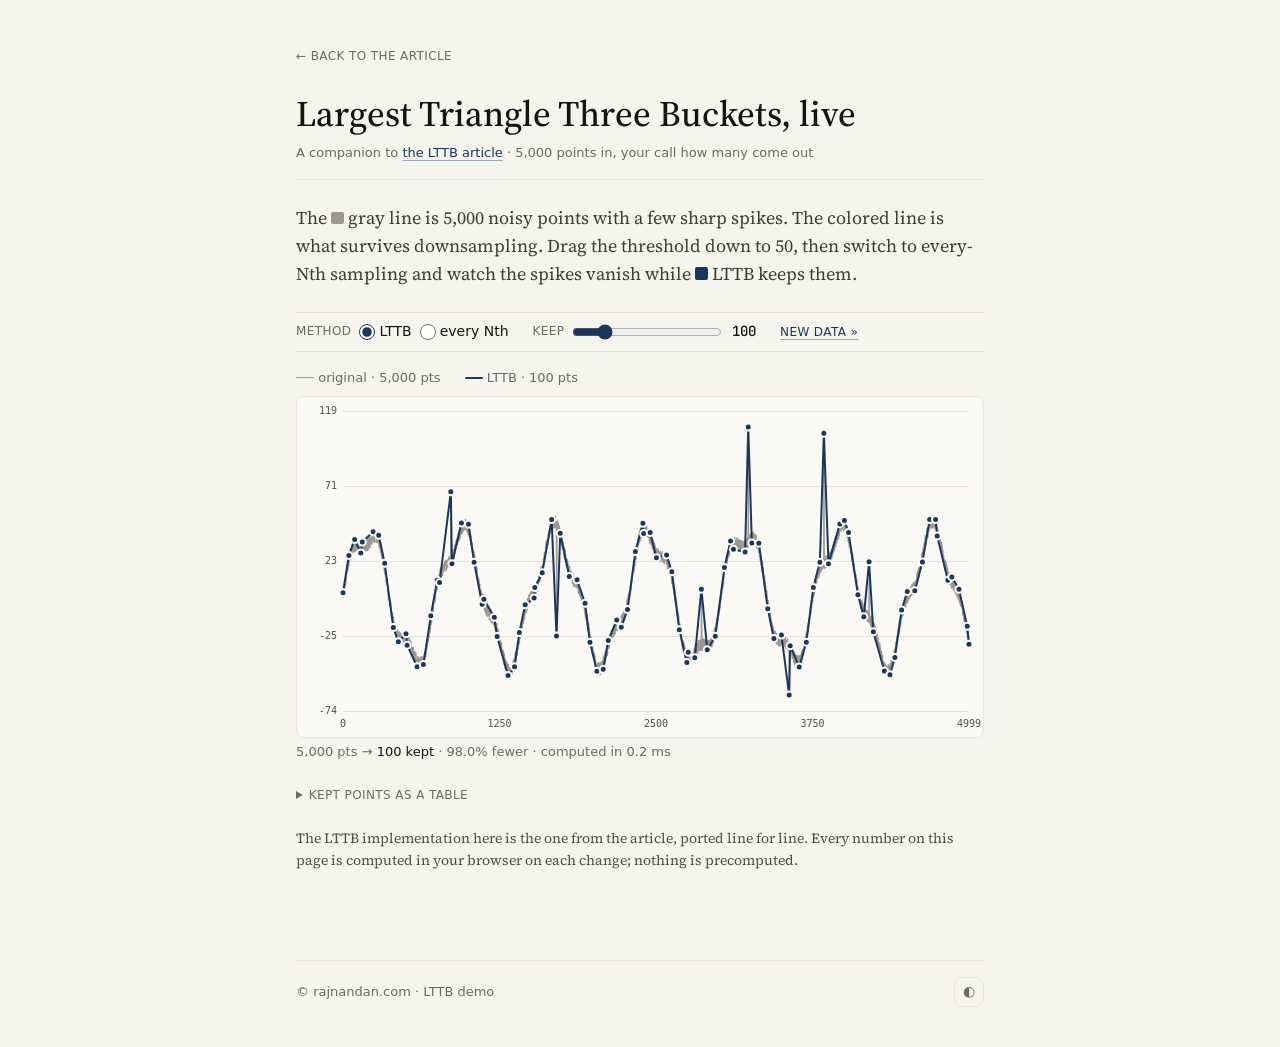
<file: static/demos/lttb/index.html>
<!doctype html>
<html lang="en">
<head>
<meta charset="utf-8" />
<meta name="viewport" content="width=device-width, initial-scale=1" />
<title>LTTB, live — Largest Triangle Three Buckets demo</title>
<meta name="description" content="Interactive demo of the Largest Triangle Three Buckets downsampling algorithm. Drag the threshold, switch methods, watch which points survive." />
<link rel="icon" href="/img/favicon-32x32.png" />
<script>
    // Match the blog's theme before first paint. Serene keeps "dark"/"light"
    // under "theme" in sessionStorage, not localStorage.
    (function () {
        var t = null;
        try { t = sessionStorage.getItem("theme"); } catch (e) {}
        if (!t) t = matchMedia("(prefers-color-scheme: dark)").matches ? "dark" : "light";
        if (t === "dark") document.documentElement.classList.add("dark");
    })();
</script>
<link rel="preconnect" href="https://fonts.googleapis.com" />
<link rel="preconnect" href="https://fonts.gstatic.com" crossorigin />
<link
    href="https://fonts.googleapis.com/css2?family=JetBrains+Mono:wght@400..500&family=Source+Serif+4:ital,opsz,wght@0,8..60,400..500;1,8..60,400&display=swap"
    rel="stylesheet"
/>
<style>
    /* LTTB demo · design system: Kami (紙) — see /design.md.
     * Warm parchment, one ink-blue accent, one serif, flat surfaces.
     * Chart series follow Kami's data palette: primary #1b365d, secondary
     * #504e49, context warm gray. Canvas reads the --chart-* vars directly. */

    :root {
        --color-bg: #f5f4ed;
        --color-surface: #faf9f5;
        --color-control: #e8e6dc;
        --color-text: #141413;
        --color-text-2: #3d3d3a;
        --color-text-3: #504e49;
        --color-text-4: #6b6a64;
        --color-border: #e8e6dc;
        --color-border-soft: #e5e3d8;
        --color-brand: #1b365d;
        --color-brand-hover: #2d5a8a;

        /* chart series — hex so canvas can read them */
        --chart-context: #9d9790;  /* original signal · warm gray */
        --chart-lttb: #1b365d;     /* LTTB · Kami primary series */
        --chart-nth: #504e49;      /* every-Nth · Kami secondary series */
        --chart-label: #504e49;    /* axis ticks · 7.5:1 on chart paper */
        --chart-grid: #e5e3d8;
        --chart-paper: #faf9f5;

        --font-serif:
            "Source Serif 4", Charter, Georgia, Palatino, "Times New Roman", serif;
        --font-ui: system-ui, -apple-system, "Segoe UI", Helvetica, Arial, sans-serif;
        --font-mono:
            "JetBrains Mono", "SF Mono", "Fira Code", Consolas, Monaco, monospace;

        --text-label: 12px;
        --text-meta: 13px;
        --text-small: 14px;
        --text-h1: clamp(30px, 5vw, 36px);

        --space-xs: 4px;
        --space-sm: 8px;
        --space-md: 16px;
        --space-lg: 24px;
        --space-xl: 40px;
        --space-2xl: 64px;

        --radius-sm: 2px;
        --radius-lg: 8px;
        --dur: 150ms;
        --main-max-width: 720px;
    }

    .dark {
        --color-bg: #141413;
        --color-surface: #1c1b19;
        --color-control: #30302e;
        --color-text: #faf9f5;
        --color-text-2: #d4d1c8;
        --color-text-3: #b0aea5;
        --color-text-4: #8f8d85;
        --color-border: #302f2b;
        --color-border-soft: #262521;
        --color-brand: #7fa6ce;
        --color-brand-hover: #a3c1e0;

        --chart-context: #625d56;
        --chart-lttb: #7fa6ce;
        --chart-nth: #b0aea5;
        --chart-label: #b0aea5;
        --chart-grid: #302f2b;
        --chart-paper: #1c1b19;
    }

    * { box-sizing: border-box; margin: 0; }
    html, body { overflow-x: clip; }
    html { color-scheme: light dark; }
    body {
        background: var(--color-bg);
        color: var(--color-text);
        font-family: var(--font-serif);
        font-size: 18px;
        line-height: 1.55;
        letter-spacing: 0;
        font-synthesis-weight: none;
        -webkit-font-smoothing: antialiased;
        transition: background var(--dur) ease, color var(--dur) ease;
    }

    main {
        max-width: var(--main-max-width);
        margin: 0 auto;
        padding: var(--space-xl) var(--space-md) var(--space-lg);
    }

    /* body links carry an underline: ink blue on near-black is 1.5:1, under
     * the 3:1 a colour-only affordance needs */
    a {
        color: var(--color-brand);
        text-decoration: underline;
        text-decoration-color: color-mix(in srgb, var(--color-brand) 40%, transparent);
        text-underline-offset: 3px;
        text-decoration-thickness: 1px;
    }
    @media (hover: hover) {
        a:hover { color: var(--color-brand-hover); text-decoration-color: currentColor; }
    }
    :focus-visible { outline: 2px solid var(--color-brand); outline-offset: 3px; }

    /* — chrome: uppercase overlines in the UI sans, never mono — */
    .backlink, .dateline, .controls .lbl, details.tableview summary,
    .tablewrap th, footer, button.textlink {
        font-family: var(--font-ui);
        font-size: var(--text-label);
        font-weight: 500;
        letter-spacing: 0.4px;
        text-transform: uppercase;
    }

    .backlink { color: var(--color-text-4); text-decoration: none; }
    @media (hover: hover) { .backlink:hover { color: var(--color-brand); } }

    header.masthead {
        margin-top: var(--space-lg);
        border-bottom: 1px solid var(--color-border);
        padding-bottom: var(--space-md);
    }
    h1 {
        font-family: var(--font-serif);
        font-weight: 500;
        font-style: normal;
        font-size: var(--text-h1);
        line-height: 1.2;
        letter-spacing: 0;
        overflow-wrap: break-word;
        min-width: 0;
    }
    .dateline {
        color: var(--color-text-4);
        margin-top: var(--space-sm);
        text-transform: none;
        letter-spacing: 0;
        font-size: var(--text-meta);
    }

    .lede { margin-top: var(--space-lg); color: var(--color-text-2); }
    .lede .swatch {
        display: inline-block; width: 0.7em; height: 0.7em;
        border-radius: var(--radius-sm); vertical-align: baseline;
    }

    /* — controls — */
    .controls {
        margin-top: var(--space-lg);
        border-top: 1px solid var(--color-border-soft);
        border-bottom: 1px solid var(--color-border-soft);
        padding: var(--space-sm) 0;
        display: flex;
        flex-wrap: wrap;
        align-items: center;
        gap: var(--space-sm) var(--space-lg);
        font-family: var(--font-ui);
        font-size: var(--text-small);
    }
    .controls .group { display: flex; align-items: center; gap: var(--space-sm); min-width: 0; }
    .controls .lbl { color: var(--color-text-4); }
    .controls label.opt { display: inline-flex; align-items: center; gap: var(--space-xs); cursor: pointer; }
    input[type="radio"] { accent-color: var(--color-brand); width: 1rem; height: 1rem; margin: 0; cursor: pointer; }
    input[type="range"] { accent-color: var(--color-brand); width: 150px; max-width: 38vw; margin: 0; cursor: pointer; }
    input[type="radio"]:disabled, input[type="range"]:disabled { cursor: not-allowed; opacity: 0.45; }
    #thVal {
        min-width: 3.2ch; text-align: right; font-weight: 500;
        font-family: var(--font-mono); font-variant-numeric: lining-nums tabular-nums;
    }

    button.textlink {
        background: none; border: none; padding: 0; cursor: pointer;
        color: var(--color-brand);
        text-decoration: underline;
        text-decoration-color: color-mix(in srgb, var(--color-brand) 40%, transparent);
        text-underline-offset: 3px; text-decoration-thickness: 1px;
    }
    @media (hover: hover) {
        button.textlink:hover { color: var(--color-brand-hover); text-decoration-color: currentColor; }
    }
    button.textlink:disabled {
        color: var(--color-text-4);
        text-decoration-color: var(--color-text-4);
        cursor: not-allowed;
    }

    /* — legend + stats — */
    .legend {
        display: flex; flex-wrap: wrap;
        gap: var(--space-xs) var(--space-lg);
        margin-top: var(--space-md);
        font-family: var(--font-ui); font-size: var(--text-meta);
        color: var(--color-text-4);
    }
    .legend .key { display: inline-flex; align-items: center; gap: var(--space-xs); }
    .legend .line { display: inline-block; width: 1.4em; height: 0; border-top: 2px solid; border-radius: 1px; }
    .legend .line.thin { border-top-width: 1.5px; }
    .stats {
        margin-top: var(--space-xs);
        font-family: var(--font-ui); font-size: var(--text-meta);
        font-variant-numeric: lining-nums tabular-nums;
        color: var(--color-text-4);
    }
    .stats strong { color: var(--color-text); font-weight: 500; }

    /* — chart — */
    figure.chart {
        margin: var(--space-sm) 0 0; position: relative;
        border: 1px solid var(--color-border);
        border-radius: var(--radius-lg);
        background: var(--chart-paper);
    }
    #chart { display: block; width: 100%; height: 340px; border-radius: var(--radius-lg); touch-action: pan-y; }
    #tooltip {
        position: absolute; pointer-events: none; display: none;
        background: var(--color-surface);
        border: 1px solid var(--color-border);
        border-radius: var(--radius-lg);
        padding: var(--space-xs) var(--space-sm);
        font-family: var(--font-mono); font-size: var(--text-label); line-height: 1.5;
        font-variant-numeric: lining-nums tabular-nums;
        color: var(--color-text); white-space: nowrap;
    }
    #tooltip .tt-kept { font-weight: 500; }

    /* — table view — */
    details.tableview { margin-top: var(--space-lg); }
    details.tableview summary { cursor: pointer; color: var(--color-text-4); }
    @media (hover: hover) { details.tableview summary:hover { color: var(--color-brand); } }
    .tablewrap {
        max-height: 300px; overflow: auto; margin-top: var(--space-sm);
        border: 1px solid var(--color-border); border-radius: var(--radius-lg);
    }
    .tablewrap table { border-collapse: collapse; width: 100%; }
    .tablewrap th, .tablewrap td {
        text-align: right; padding: var(--space-xs) var(--space-md);
        border-bottom: 1px solid var(--color-border-soft); font-weight: 400;
    }
    .tablewrap td {
        font-family: var(--font-mono); font-size: var(--text-meta);
        font-variant-numeric: lining-nums tabular-nums;
    }
    .tablewrap th {
        position: sticky; top: 0;
        background: var(--color-bg);
        color: var(--color-text-4);
        border-bottom: 1px solid var(--color-border);
    }

    .note { margin-top: var(--space-lg); font-size: var(--text-small); color: var(--color-text-3); }

    /* — footer — */
    footer {
        /* inset to main's content edge so the closing rule shares the
         * same left and right edge as every other rule on the page */
        max-width: calc(var(--main-max-width) - 2 * var(--space-md));
        margin: var(--space-2xl) auto 0;
        padding: var(--space-md) 0 var(--space-xl);
        border-top: 1px solid var(--color-border);
        display: flex; align-items: center; justify-content: space-between; gap: var(--space-md);
        color: var(--color-text-4);
        text-transform: none;
        letter-spacing: 0;
        font-size: var(--text-meta);
    }
    footer a { color: var(--color-text-4); text-decoration: none; }
    @media (hover: hover) { footer a:hover { color: var(--color-brand); } }
    #themeToggle {
        width: 1.9rem; height: 1.9rem; flex: none;
        background: none;
        border: 1px solid var(--color-border);
        border-radius: var(--radius-lg);
        color: var(--color-text-4); font-size: 0.85rem; line-height: 1; cursor: pointer;
        transition: color var(--dur) ease, border-color var(--dur) ease;
    }
    @media (hover: hover) {
        #themeToggle:hover { color: var(--color-brand); border-color: var(--color-brand); }
    }

    @media (prefers-reduced-motion: reduce) {
        * { transition-duration: 0ms !important; animation: none !important; }
    }

    @media (max-width: 480px) {
        body { font-size: 16px; }
        #chart { height: 260px; }
        .controls { gap: var(--space-sm) var(--space-md); }
    }
</style>
</head>
<body>
<main>
    <a class="backlink" href="/posts/largest-triangle-three-buckets-downsampling/">&larr; Back to the article</a>

    <header class="masthead">
        <h1>Largest Triangle Three Buckets, live</h1>
        <p class="dateline">A companion to <a href="/posts/largest-triangle-three-buckets-downsampling/">the LTTB article</a> &middot; 5,000 points in, your call how many come out</p>
    </header>

    <p class="lede">The <span class="swatch" aria-hidden="true" style="background: var(--chart-context)"></span> gray line is 5,000 noisy points with a few sharp spikes. The colored line is what survives downsampling. Drag the threshold down to 50, then switch to every-Nth sampling and watch the spikes vanish while <span class="swatch" aria-hidden="true" style="background: var(--chart-lttb)"></span> LTTB keeps them.</p>

    <div class="controls" role="group" aria-label="Downsampling controls">
        <div class="group" role="radiogroup" aria-label="Method">
            <span class="lbl" id="methodLbl">Method</span>
            <label class="opt"><input type="radio" name="method" value="lttb" checked /> LTTB</label>
            <label class="opt"><input type="radio" name="method" value="nth" /> every&nbsp;Nth</label>
        </div>
        <div class="group">
            <label class="lbl" for="threshold">Keep</label>
            <input type="range" id="threshold" min="10" max="500" step="10" value="100" />
            <span id="thVal" aria-hidden="true">100</span>
        </div>
        <button class="textlink" id="regen" type="button">new data &raquo;</button>
    </div>

    <div class="legend" aria-hidden="true">
        <span class="key"><span class="line thin" style="border-color: var(--chart-context)"></span> original &middot; 5,000 pts</span>
        <span class="key" id="legendMethod"><span class="line" style="border-color: var(--chart-lttb)"></span> <span id="legendLabel">LTTB</span> &middot; <span id="legendCount">100</span> pts</span>
    </div>

    <figure class="chart">
        <canvas id="chart" role="img" aria-label="Line chart comparing the original series with its downsampled version"></canvas>
        <div id="tooltip"></div>
    </figure>
    <p class="stats" id="stats" aria-live="polite"></p>

    <details class="tableview">
        <summary>Kept points as a table</summary>
        <div class="tablewrap" tabindex="0">
            <table id="pointTable">
                <thead><tr><th scope="col">x (index)</th><th scope="col">y (value)</th></tr></thead>
                <tbody></tbody>
            </table>
        </div>
    </details>

    <p class="note">The LTTB implementation here is the one from the article, ported line for line. Every number on this page is computed in your browser on each change; nothing is precomputed.</p>
</main>

<footer>
    <span>&copy; <a href="/">rajnandan.com</a> &middot; LTTB demo</span>
    <button id="themeToggle" type="button" aria-label="Toggle dark mode">&#9680;</button>
</footer>

<script>
"use strict";

/* ------------------------------ algorithms ------------------------------ */

// Ported from the article's TypeScript, types dropped.
function largestTriangleThreeBuckets(data, threshold) {
    const dataLength = data.length;
    if (threshold >= dataLength) return data;
    if (threshold <= 2) return [data[0], data[dataLength - 1]];

    const sampled = [data[0]];
    const bucketSize = (dataLength - 2) / (threshold - 2);
    let a = 0;

    for (let i = 0; i < threshold - 2; i++) {
        let avgX = 0, avgY = 0;
        const avgRangeStart = Math.floor((i + 1) * bucketSize) + 1;
        const avgRangeEnd = Math.min(Math.floor((i + 2) * bucketSize) + 1, dataLength);
        const avgRangeLength = avgRangeEnd - avgRangeStart;
        for (let j = avgRangeStart; j < avgRangeEnd; j++) {
            avgX += data[j].x;
            avgY += data[j].y;
        }
        avgX /= avgRangeLength;
        avgY /= avgRangeLength;

        const rangeStart = Math.floor(i * bucketSize) + 1;
        const rangeEnd = Math.floor((i + 1) * bucketSize) + 1;
        const pointA = data[a];

        let maxArea = -1, maxAreaPoint = 0;
        for (let j = rangeStart; j < rangeEnd; j++) {
            const area = Math.abs(
                (pointA.x - avgX) * (data[j].y - pointA.y) -
                (pointA.x - data[j].x) * (avgY - pointA.y)
            ) * 0.5;
            if (area > maxArea) { maxArea = area; maxAreaPoint = j; }
        }
        sampled.push(data[maxAreaPoint]);
        a = maxAreaPoint;
    }
    sampled.push(data[dataLength - 1]);
    return sampled;
}

function everyNth(data, threshold) {
    const step = Math.ceil(data.length / threshold);
    const out = [];
    for (let i = 0; i < data.length; i += step) out.push(data[i]);
    if (out[out.length - 1] !== data[data.length - 1]) out.push(data[data.length - 1]);
    return out;
}

/* ------------------------------ data ------------------------------ */

function mulberry32(seed) {
    return function () {
        seed |= 0; seed = (seed + 0x6d2b79f5) | 0;
        let t = Math.imul(seed ^ (seed >>> 15), 1 | seed);
        t = (t + Math.imul(t ^ (t >>> 7), 61 | t)) ^ t;
        return ((t ^ (t >>> 14)) >>> 0) / 4294967296;
    };
}

const N = 5000;
function generate(seed) {
    const rnd = mulberry32(seed);
    const data = new Array(N);
    for (let i = 0; i < N; i++) {
        const y = Math.sin(i / 120) * 40 + Math.sin(i / 37) * 8 + (rnd() - 0.5) * 8;
        data[i] = { x: i, y };
    }
    // a handful of sharp spikes — the anomalies a dashboard must not hide
    const spikes = 7;
    for (let s = 0; s < spikes; s++) {
        const at = 100 + Math.floor(rnd() * (N - 200));
        const height = (30 + rnd() * 55) * (rnd() < 0.5 ? -1 : 1);
        const width = 2 + Math.floor(rnd() * 3);
        for (let w = 0; w < width; w++) {
            data[at + w].y += height * (1 - w / width);
        }
    }
    return data;
}

/* ------------------------------ state ------------------------------ */

let seed = 1923;                 // fixed first paint; "new data" reseeds
let data = generate(seed);
let method = "lttb";
let threshold = 100;
let sampled = [];
let computeMs = 0;

function resample() {
    const t0 = performance.now();
    sampled = method === "lttb"
        ? largestTriangleThreeBuckets(data, threshold)
        : everyNth(data, threshold);
    computeMs = performance.now() - t0;
}

/* ------------------------------ chart ------------------------------ */

const canvas = document.getElementById("chart");
const ctx = canvas.getContext("2d");
const tooltip = document.getElementById("tooltip");
const PAD = { top: 14, right: 14, bottom: 26, left: 46 };

function cssVar(name) {
    return getComputedStyle(document.documentElement).getPropertyValue(name).trim();
}

function extent() {
    let min = Infinity, max = -Infinity;
    for (const p of data) { if (p.y < min) min = p.y; if (p.y > max) max = p.y; }
    const pad = (max - min) * 0.06;
    return [min - pad, max + pad];
}

function draw() {
    const dpr = window.devicePixelRatio || 1;
    const w = canvas.clientWidth, h = canvas.clientHeight;
    if (canvas.width !== w * dpr || canvas.height !== h * dpr) {
        canvas.width = w * dpr; canvas.height = h * dpr;
    }
    ctx.setTransform(dpr, 0, 0, dpr, 0, 0);
    ctx.clearRect(0, 0, w, h);

    const [yMin, yMax] = extent();
    const px = x => PAD.left + (x / (N - 1)) * (w - PAD.left - PAD.right);
    const py = y => PAD.top + (1 - (y - yMin) / (yMax - yMin)) * (h - PAD.top - PAD.bottom);

    const gridColor = cssVar("--chart-grid");
    const inkFaint = cssVar("--chart-context");
    const methodColor = cssVar(method === "lttb" ? "--chart-lttb" : "--chart-nth");
    const paper = cssVar("--chart-paper");

    // recessive grid: 4 horizontal hairlines + mono labels, no spines
    ctx.font = "10px " + cssVar("--font-mono");
    ctx.fillStyle = cssVar("--chart-label");
    ctx.strokeStyle = gridColor;
    ctx.lineWidth = 1;
    const ticks = 4;
    for (let i = 0; i <= ticks; i++) {
        const v = yMin + ((yMax - yMin) * i) / ticks;
        const y = Math.round(py(v)) + 0.5;
        ctx.beginPath(); ctx.moveTo(PAD.left, y); ctx.lineTo(w - PAD.right, y); ctx.stroke();
        ctx.textAlign = "right"; ctx.textBaseline = "middle";
        ctx.fillText(v.toFixed(0), PAD.left - 6, y);
    }
    ctx.textAlign = "center"; ctx.textBaseline = "top";
    for (const xv of [0, 1250, 2500, 3750, 4999]) {
        ctx.fillText(String(xv), px(xv), h - PAD.bottom + 8);
    }

    // original series — thin context line
    ctx.strokeStyle = inkFaint;
    ctx.lineWidth = 1.25;
    ctx.beginPath();
    for (let i = 0; i < N; i++) {
        const X = px(data[i].x), Y = py(data[i].y);
        i === 0 ? ctx.moveTo(X, Y) : ctx.lineTo(X, Y);
    }
    ctx.stroke();

    // downsampled series — 2px line
    ctx.strokeStyle = methodColor;
    ctx.lineWidth = 2;
    ctx.lineJoin = "round";
    ctx.beginPath();
    for (let i = 0; i < sampled.length; i++) {
        const X = px(sampled[i].x), Y = py(sampled[i].y);
        i === 0 ? ctx.moveTo(X, Y) : ctx.lineTo(X, Y);
    }
    ctx.stroke();

    // markers with a paper ring, only while they stay readable
    if (sampled.length <= 220) {
        for (const p of sampled) {
            const X = px(p.x), Y = py(p.y);
            ctx.beginPath(); ctx.arc(X, Y, 3.5, 0, Math.PI * 2);
            ctx.fillStyle = methodColor; ctx.fill();
            ctx.lineWidth = 2; ctx.strokeStyle = paper; ctx.stroke();
        }
    }

    canvas.setAttribute("aria-label",
        "Line chart. Original series of 5,000 points drawn in gray; " +
        (method === "lttb" ? "LTTB" : "every-Nth") + " downsample of " +
        sampled.length + " points drawn on top.");
}

/* ------------------------------ tooltip ------------------------------ */

function nearestIndex(arr, x) {
    let lo = 0, hi = arr.length - 1;
    while (hi - lo > 1) {
        const mid = (lo + hi) >> 1;
        arr[mid].x < x ? (lo = mid) : (hi = mid);
    }
    return x - arr[lo].x <= arr[hi].x - x ? lo : hi;
}

canvas.addEventListener("pointermove", e => {
    const rect = canvas.getBoundingClientRect();
    const w = canvas.clientWidth;
    const frac = (e.clientX - rect.left - PAD.left) / (w - PAD.left - PAD.right);
    if (frac < 0 || frac > 1) { tooltip.style.display = "none"; return; }
    const x = Math.round(frac * (N - 1));
    const orig = data[x];
    const kept = sampled[nearestIndex(sampled, x)];
    tooltip.innerHTML =
        "x " + x +
        "<br />original " + orig.y.toFixed(1) +
        "<br /><span class=\"tt-kept\">kept x " + kept.x + " &middot; " + kept.y.toFixed(1) + "</span>";
    tooltip.style.display = "block";
    const tw = tooltip.offsetWidth;
    const left = Math.min(Math.max(e.clientX - rect.left + 12, 0), w - tw - 4);
    tooltip.style.left = left + "px";
    tooltip.style.top = (e.clientY - rect.top - tooltip.offsetHeight - 12) + "px";
});
canvas.addEventListener("pointerleave", () => { tooltip.style.display = "none"; });

/* ------------------------------ render ------------------------------ */

const statsEl = document.getElementById("stats");
const tbody = document.querySelector("#pointTable tbody");

function render() {
    resample();
    draw();
    const pct = (100 * (1 - sampled.length / N)).toFixed(1);
    statsEl.innerHTML =
        N.toLocaleString() + " pts &rarr; <strong>" + sampled.length.toLocaleString() +
        " kept</strong> &middot; " + pct + "% fewer &middot; computed in " +
        (computeMs < 0.05 ? "&lt;0.1" : computeMs.toFixed(1)) + " ms";
    document.getElementById("legendLabel").textContent = method === "lttb" ? "LTTB" : "every Nth";
    document.getElementById("legendCount").textContent = sampled.length;
    document.querySelector("#legendMethod .line").style.borderColor =
        "var(" + (method === "lttb" ? "--chart-lttb" : "--chart-nth") + ")";

    const rows = sampled.map(p => "<tr><td>" + p.x + "</td><td>" + p.y.toFixed(2) + "</td></tr>");
    tbody.innerHTML = rows.join("");
}

/* ------------------------------ controls ------------------------------ */

document.querySelectorAll("input[name=method]").forEach(r =>
    r.addEventListener("change", () => { method = r.value; render(); })
);
const slider = document.getElementById("threshold");
slider.addEventListener("input", () => {
    threshold = Number(slider.value);
    document.getElementById("thVal").textContent = threshold;
    render();
});
document.getElementById("regen").addEventListener("click", () => {
    seed = (Math.random() * 2 ** 31) | 0;
    data = generate(seed);
    render();
});
new ResizeObserver(() => draw()).observe(canvas);

document.getElementById("themeToggle").addEventListener("click", () => {
    const dark = document.documentElement.classList.toggle("dark");
    try { sessionStorage.setItem("theme", dark ? "dark" : "light"); } catch (e) {}
    draw();
});

/* self-check: first/last preserved, output length equals threshold */
(function () {
    const t = largestTriangleThreeBuckets(data, 100);
    console.assert(t.length === 100, "LTTB length");
    console.assert(t[0] === data[0] && t[t.length - 1] === data[N - 1], "LTTB endpoints");
})();

render();
</script>
</body>
</html>
</file>
